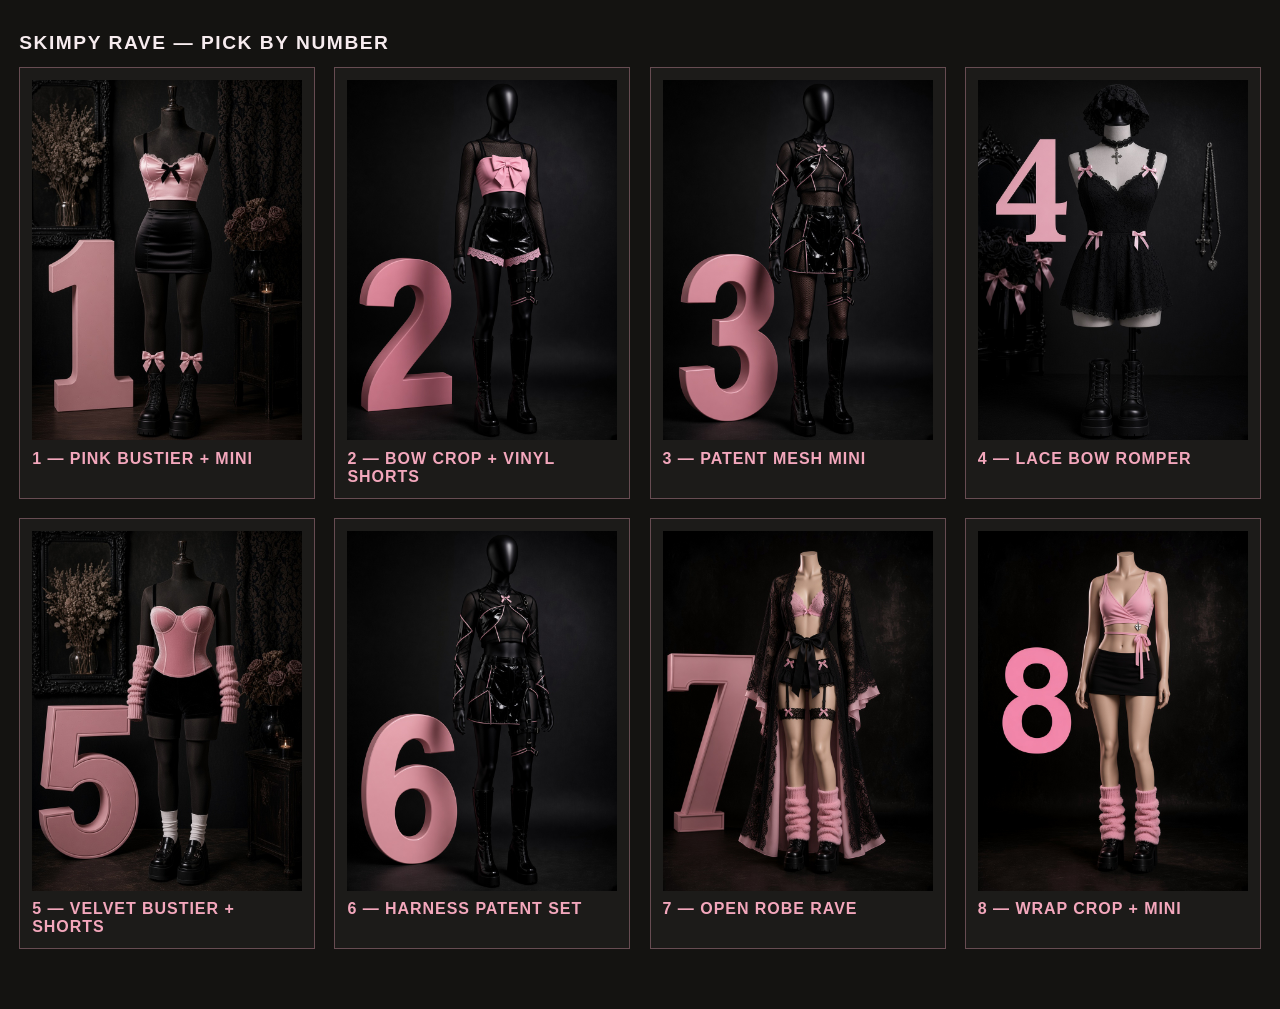
<file: static/rave-picks/index.html>
<!doctype html>
<html lang="en">
  <head>
    <meta charset="UTF-8" />
    <meta name="viewport" content="width=device-width, initial-scale=1" />
    <title>SugaH3x rave outfits</title>
    <style>
      body {
        margin: 0;
        background: #141311;
        color: #f7ecef;
        font-family: "Helvetica Neue", sans-serif;
        padding: 1.2rem;
      }
      h1 {
        font-size: 1.2rem;
        letter-spacing: 0.08em;
        text-transform: uppercase;
      }
      .grid {
        display: grid;
        grid-template-columns: repeat(auto-fit, minmax(260px, 1fr));
        gap: 1.2rem;
        margin-bottom: 2.5rem;
      }
      figure {
        margin: 0;
        background: #1c1b19;
        border: 1px solid rgba(243, 167, 188, 0.35);
        padding: 0.75rem;
      }
      img {
        width: 100%;
        height: auto;
        display: block;
      }
      figcaption {
        margin-top: 0.6rem;
        color: #f3a7bc;
        font-weight: 700;
        letter-spacing: 0.06em;
        text-transform: uppercase;
      }
    </style>
  </head>
  <body>
    <h1>Skimpy rave — pick by number</h1>
    <div class="grid">
      <figure>
        <img src="skimpy-01.jpg" alt="1 Pink bustier mini" />
        <figcaption>1 — Pink bustier + mini</figcaption>
      </figure>
      <figure>
        <img src="skimpy-02.jpg" alt="2 Bow crop vinyl shorts" />
        <figcaption>2 — Bow crop + vinyl shorts</figcaption>
      </figure>
      <figure>
        <img src="skimpy-03.jpg" alt="3 Patent mesh mini" />
        <figcaption>3 — Patent mesh mini</figcaption>
      </figure>
      <figure>
        <img src="skimpy-04.jpg" alt="4 Lace bow romper" />
        <figcaption>4 — Lace bow romper</figcaption>
      </figure>
      <figure>
        <img src="skimpy-05.jpg" alt="5 Velvet bustier shorts" />
        <figcaption>5 — Velvet bustier + shorts</figcaption>
      </figure>
      <figure>
        <img src="skimpy-06.jpg" alt="6 Harness patent set" />
        <figcaption>6 — Harness patent set</figcaption>
      </figure>
      <figure>
        <img src="skimpy-07.jpg" alt="7 Widow robe rave" />
        <figcaption>7 — Open robe rave</figcaption>
      </figure>
      <figure>
        <img src="skimpy-08.jpg" alt="8 Wrap crop mini" />
        <figcaption>8 — Wrap crop + mini</figcaption>
      </figure>
    </div>
  </body>
</html>
</file>
